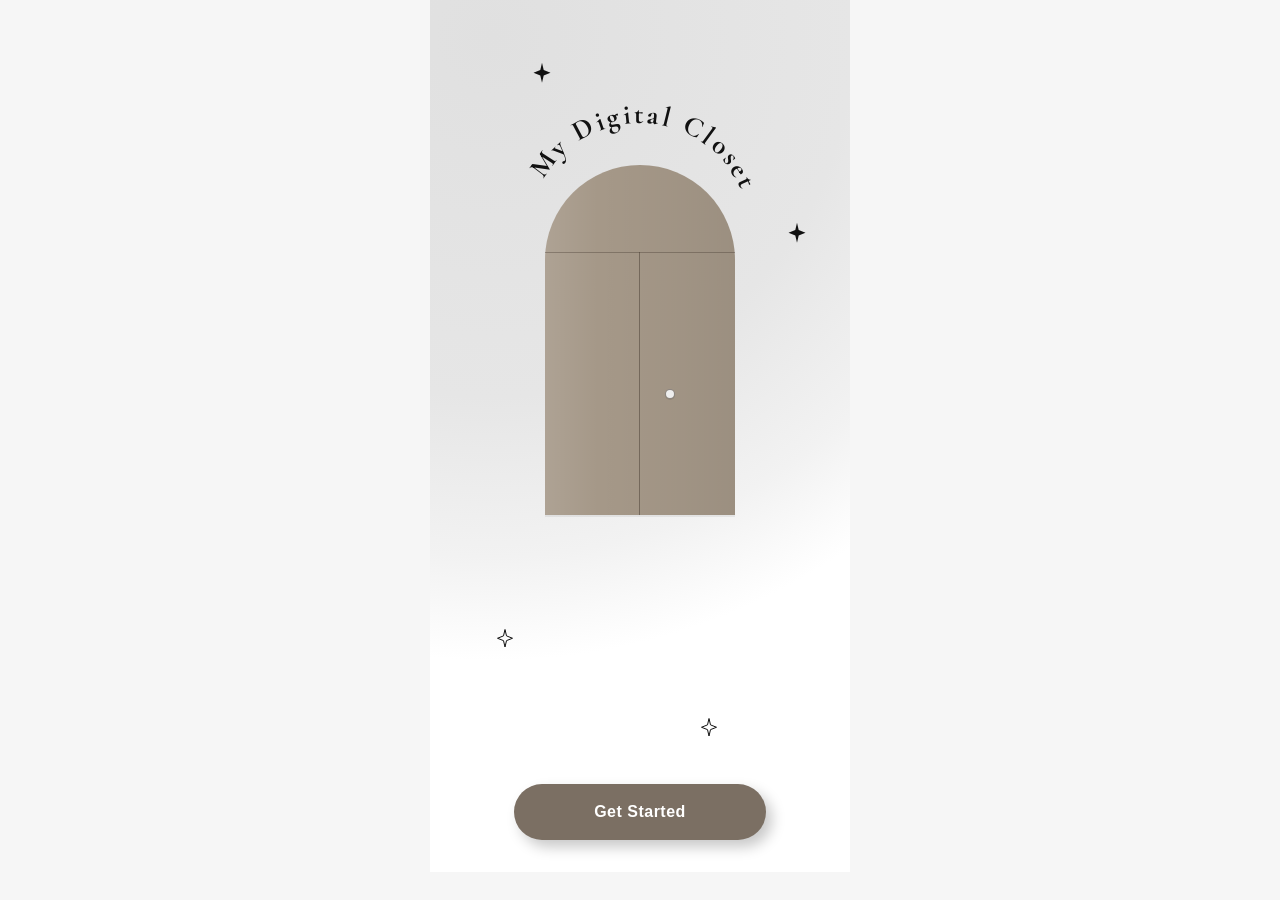
<file: p1.html>
<!DOCTYPE html>
<html lang="zh-Hant">
<head>
  <meta charset="UTF-8" />
  <meta name="viewport" content="width=device-width, initial-scale=1.0" />
  <title>首頁</title>

  <!-- ⭐ 藝術字體（弧形標題用） -->
  <link href="https://fonts.googleapis.com/css2?family=Cormorant+Garamond:wght@500;600;700&display=swap" rel="stylesheet">

  <!-- ✅ 共用設計系統（跟 P2 / P3 一樣） -->
  <link rel="stylesheet" href="style.css" />
  <!-- ✅ P1 專屬樣式 -->
  <link rel="stylesheet" href="p1.css" />
</head>

<body>
  <!-- ✅ 跟 P2 / P3 完全一致的外層 -->
  <main class="container p1">

    <!-- 上半部視覺區 -->
    <header class="hero hero-full p1-hero" aria-label="首頁視覺">

      <!-- 裝飾弧線（保留結構，實際是否顯示由 CSS 控制） -->
      <svg
        class="p1-arc"
        viewBox="0 0 375 220"
        preserveAspectRatio="none"
        aria-hidden="true"
      >
        <path
          class="arc-brown"
          d="M-60,220 C40,170 130,130 220,110 C320,85 380,95 460,60"
        />
        <path
          class="arc-black"
          d="M-60,250 C40,200 130,160 220,140 C320,115 380,125 460,90"
        />
      </svg>

      <!-- 裝飾星星（上實心、下空心） -->
      <span class="spark s1 icon" aria-hidden="true">
        <svg viewBox="0 0 24 24" class="icon-svg">
          <path d="M12 2l1.2 5.1L18 9l-4.8 1.9L12 16l-1.2-5.1L6 9l4.8-1.9L12 2z"></path>
        </svg>
      </span>

      <span class="spark s2 icon" aria-hidden="true">
        <svg viewBox="0 0 24 24" class="icon-svg">
          <path d="M12 2l1.2 5.1L18 9l-4.8 1.9L12 16l-1.2-5.1L6 9l4.8-1.9L12 2z"></path>
        </svg>
      </span>

      <span class="spark s3 icon hollow" aria-hidden="true">
        <svg viewBox="0 0 24 24" class="icon-svg">
          <path d="M12 2l1.2 5.1L18 9l-4.8 1.9L12 16l-1.2-5.1L6 9l4.8-1.9L12 2z"></path>
        </svg>
      </span>

      <span class="spark s4 icon hollow" aria-hidden="true">
        <svg viewBox="0 0 24 24" class="icon-svg">
          <path d="M12 2l1.2 5.1L18 9l-4.8 1.9L12 16l-1.2-5.1L6 9l4.8-1.9L12 2z"></path>
        </svg>
      </span>

      <!-- 衣櫃插畫 -->
      <div class="wardrobe" aria-hidden="true">
        <div class="wardrobe-inner">
          <span class="door-line"></span>
          <span class="knob"></span>
        </div>
      </div>

      <!-- ⭐ 弧形標題：藝術字體版本 -->
      <svg class="p1-curve-title" viewBox="0 0 260 160" aria-hidden="true">
        <defs>
          <path id="p1TitleArc" d="M 20 120 A 110 110 0 0 1 240 120" />
        </defs>

        <text class="p1-curve-text">
          <textPath href="#p1TitleArc" startOffset="52%" text-anchor="middle">
            My Digital Closet
          </textPath>
        </text>
      </svg>

    </header>

    <!-- 下半部白底區 -->
    <section class="p1-surface" aria-label="開始操作">
      <a class="p1-btn" href="./p2.html">Get Started</a>
    </section>

  </main>
</body>
</html>
</file>
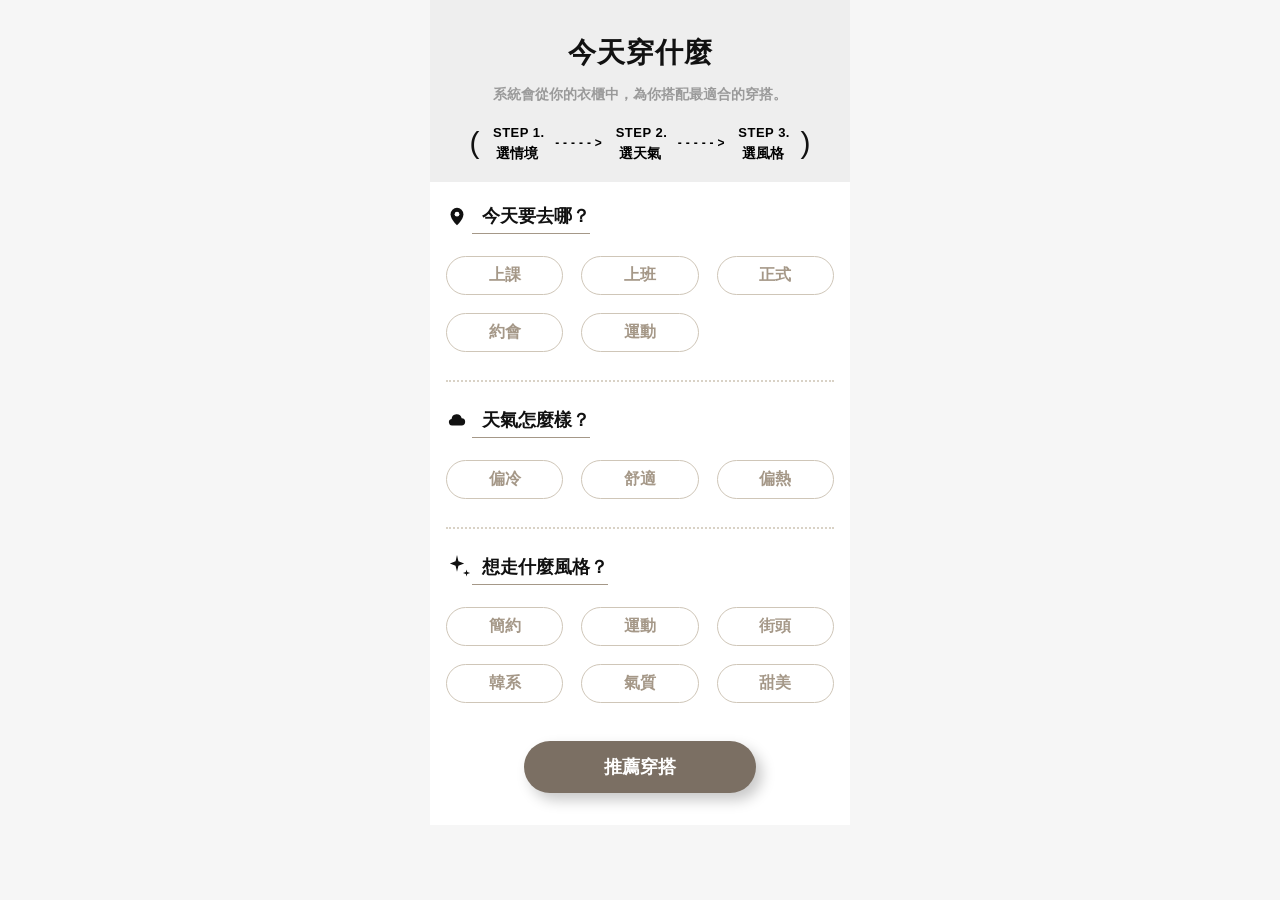
<file: p2.html>
<!DOCTYPE html>
<html lang="zh-Hant">
<head>
  <meta charset="UTF-8" />
  <meta name="viewport" content="width=device-width, initial-scale=1.0" />
  <title>P2 穿搭推薦輸入</title>
  <link rel="stylesheet" href="style.css" />
</head>

  <main class="container">

    <!-- Header（灰底區） -->
    <header class="hero">
      <h1 class="hero-title">今天穿什麼</h1>
      <p class="hero-subtitle">
        系統會從你的衣櫃中，為你搭配最適合的穿搭。
      </p>

      <div class="step-wrapper" aria-label="步驟提示">
        <span class="bracket left">(</span>

        <div class="steps">
          <div class="step-item">
            <span class="step-num">STEP 1.</span>
            <span class="step-text">選情境</span>
          </div>

          <div class="step-arrow">- - - - - &gt;</div>

          <div class="step-item">
            <span class="step-num">STEP 2.</span>
            <span class="step-text">選天氣</span>
          </div>

          <div class="step-arrow">- - - - - &gt;</div>

          <div class="step-item">
            <span class="step-num">STEP 3.</span>
            <span class="step-text">選風格</span>
          </div>
        </div>

        <span class="bracket right">)</span>
      </div>
    </header>

    <!-- 下方整片白底（選項區） -->
    <div class="options-wrap">

      <!-- 區塊 1：情境 -->
      <section class="card" data-group="scene">
        <h2 class="card-title">
          <span class="icon" aria-hidden="true">
            <svg viewBox="0 0 24 24" class="icon-svg">
              <path d="M12 22s7-6.2 7-12a7 7 0 1 0-14 0c0 5.8 7 12 7 12z" fill="none"/>
              <circle cx="12" cy="10" r="2.6" fill="none"/>
            </svg>
          </span>
          今天要去哪？
        </h2>

        <div class="chips">
          <button class="chip" type="button" data-value="上課">上課</button>
          <button class="chip" type="button" data-value="上班">上班</button>
          <button class="chip" type="button" data-value="正式">正式</button>
          <button class="chip" type="button" data-value="約會">約會</button>
          <button class="chip" type="button" data-value="運動">運動</button>
        </div>

        <hr class="divider" />
      </section>

      <!-- 區塊 2：天氣 -->
      <section class="card" data-group="temp">
        <h2 class="card-title">
          <span class="icon" aria-hidden="true">
            <svg viewBox="0 0 24 24" class="icon-svg">
              <path d="M7.5 18h9.2a4 4 0 0 0 .4-8 5.6 5.6 0 0 0-11 .9A3.4 3.4 0 0 0 7.5 18z" fill="none"/>
            </svg>
          </span>
          天氣怎麼樣？
        </h2>

        <div class="chips">
          <button class="chip" type="button" data-value="偏冷">偏冷</button>
          <button class="chip" type="button" data-value="舒適">舒適</button>
          <button class="chip" type="button" data-value="偏熱">偏熱</button>
        </div>

        <hr class="divider" />
      </section>

      <!-- 區塊 3：風格 -->
      <section class="card" data-group="style">
        <h2 class="card-title">
          <span class="icon" aria-hidden="true">
            <svg viewBox="0 0 24 24" class="icon-svg">
              <path d="M12 2l1.2 5.1L18 9l-4.8 1.9L12 16l-1.2-5.1L6 9l4.8-1.9L12 2z" fill="none"/>
              <path d="M20 14l.6 2.2L23 17l-2.4.8L20 20l-.6-2.2L17 17l2.4-.8L20 14z" fill="none"/>
            </svg>
          </span>
          想走什麼風格？
        </h2>

        <div class="chips">
          <button class="chip" type="button" data-value="簡約">簡約</button>
          <button class="chip" type="button" data-value="運動">運動</button>
          <button class="chip" type="button" data-value="街頭">街頭</button>
          <button class="chip" type="button" data-value="韓系">韓系</button>
          <button class="chip" type="button" data-value="氣質">氣質</button>
          <button class="chip" type="button" data-value="甜美">甜美</button>
        </div>
      </section>

      <!-- 主按鈕 -->
      <button class="submit" type="button" id="goResult">
        推薦穿搭
      </button>

    </div>

  </main>

  <script src="app.js"></script>
</body>
</html>
</file>
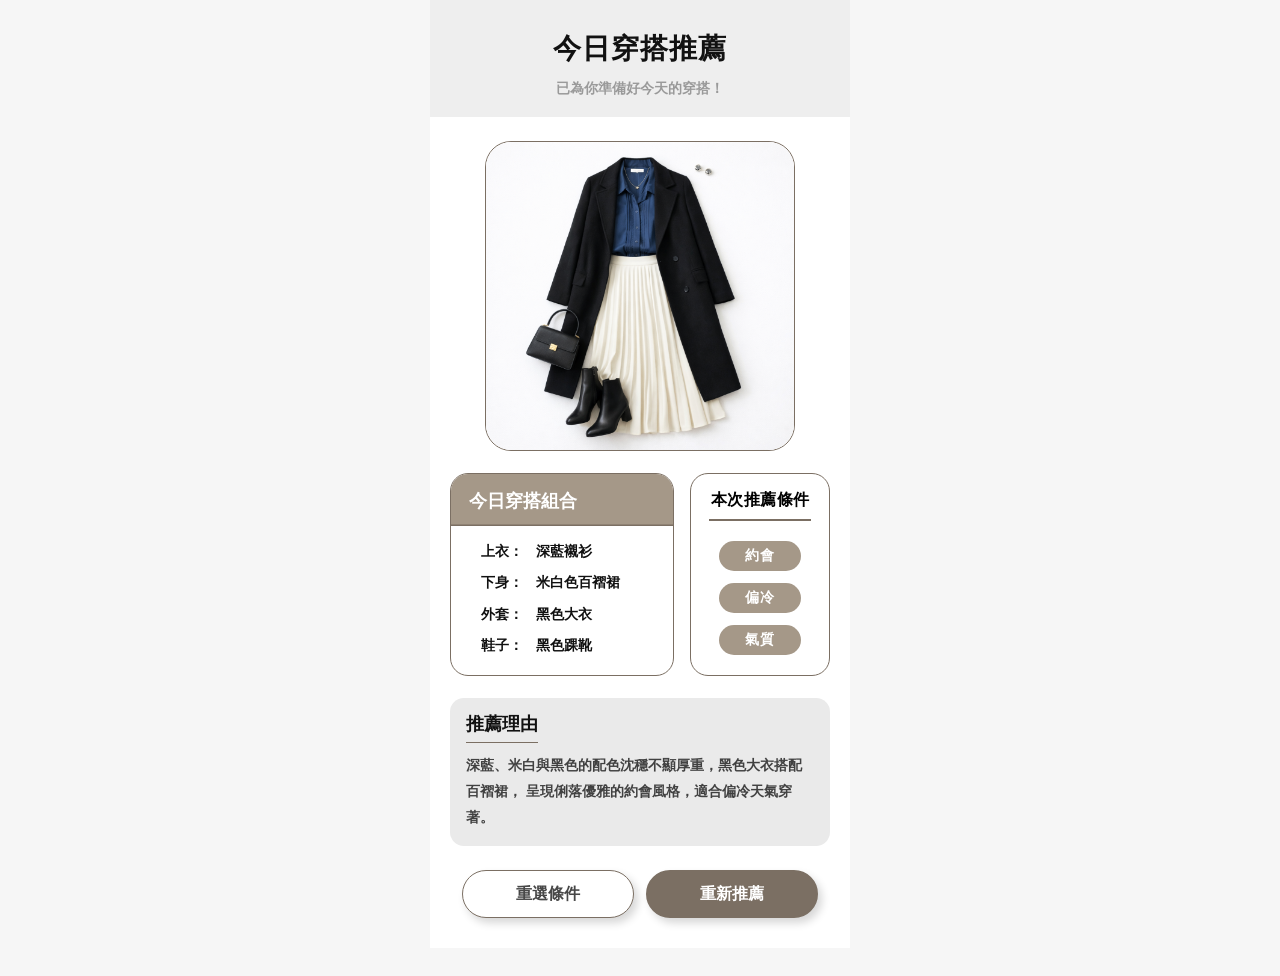
<file: p3.html>
<!DOCTYPE html>
<html lang="zh-Hant">
<head>
  <meta charset="UTF-8" />
  <meta name="viewport" content="width=device-width, initial-scale=1.0" />
  <title>今日穿搭推薦</title>

  <!-- 共用設計系統（P2 的 style.css） -->
  <link rel="stylesheet" href="style.css" />
  <!-- P3 專屬 -->
  <link rel="stylesheet" href="p3.css" />
</head>

<body>
  <main class="container p3">

    <!-- 灰底 Header（同寬） -->
    <header class="hero hero-full">
      <h1 class="hero-title">今日穿搭推薦</h1>
      <p class="hero-subtitle">已為你準備好今天的穿搭！</p>
    </header>

    <!-- 白底內容區（同寬、切齊） -->
    <section class="surface">

      <!-- 主圖（已生成圖片先展示） -->
      <section class="outfit-hero" aria-label="今日穿搭主圖">
        <div class="outfit-frame">
          <img
            class="outfit-image"
            id="resultImage"
            src="images/result_01.png"
            alt="今日推薦穿搭"
          />
        </div>
      </section>

      <!-- 兩欄卡片：左「組合」右「條件」 -->
      <section class="info-row" aria-label="穿搭資訊">

        <!-- 左卡：今日穿搭組合 -->
        <section class="card" aria-label="今日穿搭組合">
          <div class="card-header">今日穿搭組合</div>

          <!-- ✅ 組合內容容器：後續由推薦邏輯自動生成/替換 -->
          <div class="card-body" id="outfitItems">
            <div class="item-line"><span class="k">上衣：</span><span class="v">深藍襯衫</span></div>
            <div class="item-line"><span class="k">下身：</span><span class="v">米白色百褶裙</span></div>
            <div class="item-line"><span class="k">外套：</span><span class="v">黑色大衣</span></div>
            <div class="item-line"><span class="k">鞋子：</span><span class="v">黑色踝靴</span></div>
          </div>
        </section>

        <!-- 右卡：本次推薦條件（純文字標題 + 細線；chips 展示用不可點） -->
        <section class="card" aria-label="本次推薦條件">
          <div class="card-header center">本次推薦條件</div>

          <div class="card-body">
            <!-- ✅ 條件 chips 容器：後續由推薦邏輯替換 -->
            <div class="chip-stack" id="conditionChips" aria-label="推薦條件標籤">
              <span class="chip chip-solid">約會</span>
              <span class="chip chip-solid">偏冷</span>
              <span class="chip chip-solid">氣質</span>
            </div>
          </div>
        </section>

      </section>

      <!-- 推薦理由 -->
      <section class="reason" aria-label="推薦理由">
        <h2 class="reason-title" id="reasonTitle">推薦理由</h2>
        <p class="reason-text" id="reasonText">
          深藍、米白與黑色的配色沈穩不顯厚重，黑色大衣搭配百褶裙，
          呈現俐落優雅的約會風格，適合偏冷天氣穿著。
        </p>
      </section>

      <!-- 底部按鈕 -->
      <section class="actions" aria-label="操作按鈕">
        <!-- 左：回 P2 重選條件 -->
        <button type="button" class="btn btn-ghost" id="btnPickAgain">
          重選條件
        </button>
      
        <!-- 右：在 P3 重新推薦 -->
        <button type="button" class="btn btn-primary" id="btnReRecommend">
          重新推薦
        </button>
      </section>

    </section>

  </main>

  <script src="app.js"></script>

</body>
</html>
</file>
<file: style.css>
:root {
  --bg: #f6f6f6;
  --hero: #eeeeee;
  --card: #ffffff;

  --text: #111111;
  --muted: #9a9a9a;

  --border: #e6e6e6;
  --line: #d9d2c6;

  --chipBorder: #cfc6b8;
  --chipText: #A59888;
  --chipActiveBg: #A59888;
  --chipActiveText: #ffffff;

  --primary: #7b6f63;
  --primaryText: #ffffff;
}

* { box-sizing: border-box; }

body {
  margin: 0;
  font-family: -apple-system, BlinkMacSystemFont, "Segoe UI", "Noto Sans TC", sans-serif;
  background: var(--bg);
  color: var(--text);
}

.container {
  max-width: 420px;
  margin: 0 auto;
  padding: 0 16px 28px;
}

/* Header */
.hero {
  background: var(--hero);
  padding: 22px 16px 18px;
  margin: 0 -16px; /* 讓灰底貼齊左右 */
  text-align: center;
}

.hero-title {
  font-size: 28px;
  margin: 12px 0 12px;
  letter-spacing: 1px;
}

.hero-subtitle {
  margin: 0 auto 18px;
  color: var(--muted);
  font-size: 14px;
  line-height: 1.5;
  max-width: 320px;
  font-weight: 600;
}

/*（舊 steps 版本保留不刪，但實際用的是下面 step-wrapper 那組）*/
.steps {
  display: flex;
  align-items: center;
  justify-content: center;
  gap: 8px;
  font-size: 12px;
  color: var(--text);
}

.step b { margin-left: 4px; font-weight: 700; }
.dots { color: #8f8f8f; letter-spacing: 2px; }

/* ✅ 選項區塊：改成「無卡片感 + 虛線分隔 + 寬度貼齊」 */
.card {
  background: transparent;
  border: none;
  border-radius: 0;

  padding: 8px 16px 18px;
  margin: 0 -16px;              /* ⭐ 跟 hero 一樣貼齊左右 */
}

.card-title {
  display: inline-flex;               /* ⭐ 關鍵：寬度只包文字 */
  align-items: center;
  gap: 8px;
  font-size: 18px;
  font-weight: 800;
  margin: 0 0 12px;
  position: relative;
}

/* 只畫「文字寬度」的線 */
.card-title::after {
  content: "";
  position: absolute;
  left: 26px;                  /* ⭐ icon 寬度（約 18px）+ gap */
  bottom: -6px;

  width: calc(100% - 26px);    /* ⭐ 扣掉 icon，只剩文字寬 */
  height: 1px;                 /* 細線＝設計線 */
  background-color: #A59888;
}

.icon { font-size: 18px; }

/* ✅ 虛線分隔（像設計稿那條） */
.divider {
  border: none;
  border-top: 2px dotted var(--line);
  margin: 28px 0 0;
}

/* ✅ Chips：三個一行＋細長膠囊 */
.chips {
  display: grid;
  grid-template-columns: repeat(3, 1fr);
  gap: 18px;
  margin-top: 16px;         /* ⭐ 小標與選項拉開，但不靠 title 撐高 */
}

.chip {
  width: 100%;
  border: 1.5px solid var(--chipBorder);
  background: #fff;
  color: var(--chipText);

  padding: 8px 0;              /* ⭐ 變細長，不要胖 */
  border-radius: 999px;
  font-size: 16px;              /* 設計稿偏大 */
  font-weight: 700;

  cursor: pointer;
  transition: transform 0.06s ease;
}

.chip:active { transform: scale(0.98); }

/* ✅ chip 選取：保留你原本定稿的咖啡底白字 */
.chip.active {
  background: var(--chipActiveBg);
  color: var(--chipActiveText);
  border-color: var(--chipActiveBg);
}

/* 外層 a：保留（但你現在已拿掉 a，也不會影響） */
.submit-link{
  text-decoration: none;
  display: block;
  width: 60%;
  margin: 20px auto 0;
  -webkit-tap-highlight-color: transparent;
}

/* 咖啡色按鈕本體 */
.submit{
  /* ✅ 你已經把 <a> 拿掉，所以「置中寬度」改由按鈕自己負責 */
  width: 60%;
  margin: 20px auto 0;
  display: block;

  padding: 14px 0;
  border: none;
  border-radius: 999px;
  background: var(--primary);
  color: var(--primaryText);
  font-size: 18px;
  font-weight: 800;
  cursor: pointer;

  /* 初始：右下陰影（實，不霧） */
  box-shadow: 6px 7px 14px rgba(0, 0, 0, 0.22);

  transition:
    transform 0.12s ease,
    box-shadow 0.12s ease;
}

/* ✅ hover / active：改成針對按鈕本體（不再依賴 submit-link） */
.submit:hover{
  transform: translate(2px, 2px);
  box-shadow: 3px 4px 8px rgba(0, 0, 0, 0.18);
}

/* active：維持 hover 狀態，不再下移 */
.submit:active{
  transform: translate(2px, 2px);
  box-shadow: 3px 4px 8px rgba(0, 0, 0, 0.18);
}

/* Step 區塊（P2 Header） */
.step-wrapper {
  display: flex;
  align-items: center;
  justify-content: center;
  margin-top: 10px;
}

.bracket {
  font-size: 30px;
  font-weight: 500;
  line-height: 1;
  margin: 0px;
}

.steps {
  display: flex;
  align-items: center;
  gap: 10px;
  padding: 0 12px;   /* 空間加在這裡 */
  flex-wrap: nowrap;       /* ✅ 強制同一行 */
}

.step-item {
  display: flex;
  flex-direction: column;
  align-items: center;
  line-height: 1.5;
  color: #000;
  font-weight: 700;
}

.step-num {
  font-size: 13px;
  letter-spacing: 0.5px;
  font-weight: 700;
  display: inline-block;
  transform: translateX(1.5px);
  white-space: nowrap;     /* ✅ 防止 STEP 1. 被拆行 */
  word-break: keep-all;    /* ✅ 中文/英數不要亂斷 */
}

.step-text {
  font-size: 14px;
  font-weight: 700;
}

.step-arrow {
  font-size: 12px;
  font-weight: 700;             /* ⭐ 你要的「虛線＋箭頭加粗」 */
  letter-spacing: 0.3px;
  color: #000;
  margin: 0 2px;
  white-space: nowrap;     /* ✅ 箭頭那串不要掉行 */
  flex: 0 0 auto;          /* ✅ 不要被擠到換行 */
}


.options-wrap{
  background: #fff;
  margin: 0 -16px;        /* 跟 hero 灰底切齊左右 */
  padding: 14px 16px 32px;
}

/* ✅ SVG Icon：填色填滿（咖啡色） */
.icon{
  display: inline-flex;
  align-items: center;
  justify-content: center;
  width: 22px;
  height: 22px;
  margin-right: 6px;   /* icon 跟文字距離 */
  color: #111111;      /* 用 currentColor 控制填色 */
}

.icon-svg{
  width: 100%;
  height: 100%;
  display: block;
}

/* 預設：全部填滿 */
.icon-svg path,
.icon-svg circle{
  fill: currentColor !important;
  stroke: none !important; /* 覆蓋掉原本 stroke 風格 */
}

/* 📍 scene：想保留「中間洞洞」就把圓形挖空（填白） */
.card[data-group="scene"] .icon-svg circle{
  fill: #ffffff !important;
}

/* ⭐ 只放大「風格」的星星，不影響文字位置 */
.card[data-group="style"] .icon-svg{
  transform: scale(1.3);     /* ⭐ 放大星星本體 */
  transform-origin: center;
  stroke: #111111;           /* ⭐ 黑色 */
}
</file>
<file: p1.css>
/* =========================
   P1 專屬（依賴 style.css）
   線稿版：弧線斜向、衣櫃更長、底部直角、頁面滿版高度
   ========================= */

   .p1{
    --wardrobe: #A59888;
  }
  
  /* ✅ 讓整頁高度吃滿手機視窗（避免變超長） */
  .p1{
    min-height: 100svh;
    display: flex;
    flex-direction: column;
  }
  
  /* ✅ 上半部視覺區：用 flex 撐滿剩餘高度（不要 calc 100vh） */
  .p1 .p1-hero{
    background: #fff;
    padding: 0;
    position: relative;
    overflow: hidden;
    text-align: center;
    flex: 1 1 auto;
    height: auto;
    min-height: 0;
  }
  
  /* ✅ 弧形灰色漸層色塊（維持你現在的弧形） */
  .p1 .p1-hero::before{
    content:"";
    position:absolute;
    inset: 0;
    z-index: 1;
    pointer-events:none;
  
    background:
      radial-gradient(
        circle at 15% 5%,
        #e0e0e0 0%,
        #e6e6e6 45%,
        #f2f2f2 65%,
        rgba(255,255,255,0) 78%
      );
  }
  
  /* =========================
     P1 弧形標題：My Digital Closet（套藝術字體）
     ========================= */
  .p1 .p1-curve-title{
    position: absolute;
    left: 50%;
    top: 113px;
    transform: translateX(-50%);
    width: 260px;
    height: 160px;
    z-index: 5;
    pointer-events: none;
    overflow: visible; /* ✅ 不裁切 SVG 文字 */
  }
  
  .p1 .p1-curve-text{
    fill: #111;
    font-family: "Cormorant Garamond", serif;
    font-weight: 900;
    font-size: 28px;
    letter-spacing: 3px;
  }
  
  /* =========================
     ⭐ 星星（保留你的設定）
     ========================= */
  
  /* 關掉十字星 pseudo element */
  .p1 .spark::before,
  .p1 .spark::after{
    content: none !important;
  }
  
  /* 用 P2 同款 icon 系統 */
  .p1 .spark.icon{
    position:absolute;
    display:inline-flex;
    align-items:center;
    justify-content:center;
  
    width:30px;
    height:30px;
    color:#111111;
    z-index:3;
  }

  /* 黑色實心星星（s1、s2）：放大一點 */
.p1 .spark.icon:not(.hollow){
    width: 34px;
    height: 34px;
  }
  
  /* 空心星星（s3、s4）：維持原本大小 */
  .p1 .spark.icon.hollow{
    width: 30px;
    height: 30px;
  }
  
  
  .p1 .spark.icon .icon-svg{
    width:100%;
    height:100%;
    display:block;
  }
  
  /* 預設：實心（s1、s2） */
  .p1 .spark.icon .icon-svg path{
    fill: currentColor !important;
    stroke: none !important;
  }
  
  /* 空心（s3、s4） */
  .p1 .spark.icon.hollow .icon-svg path{
    fill: none !important;
    stroke: currentColor !important;
    stroke-width: 0.8;
    stroke-linejoin: round;
  }
  
  /* 位置：完全沿用你原本調好的 */
  .p1 .s1{ top: 60px; left: 95px; }
  .p1 .s2{ top: 220px; right: 30px; }
  .p1 .s3{ bottom: 95px; left: 60px; }
  .p1 .s4{ bottom: 6px; right: 120px; }
  
  /* =========================
     衣櫃（插畫感最終版）
     - 左右漸層
     - 上半拱頂＋下半門用同一張貼皮（自然接合）
     ========================= */
  
  .p1 .wardrobe{
    position:absolute;
    left:50%;
    top: 340px;
    transform:translate(-50%, -50%);
    width: 190px;
    height: 350px;
    z-index: 4;
  
    /* 像貼在頁面上的一點點感覺 */
    filter: drop-shadow(0 2px 0 rgba(0,0,0,0.06));
  }
  
  /* 上半拱頂 */
  .p1 .wardrobe::before{
    content:"";
    position:absolute;
    left:0;
    top:0;
    width:100%;
    height:130px;
  
    background:
      linear-gradient(90deg,
        rgba(255,255,255,0.10) 0%,
        rgba(255,255,255,0.00) 28%,
        rgba(0,0,0,0.03) 72%,
        rgba(0,0,0,0.06) 100%
      ),
      var(--wardrobe);
  
    background-size: 100% 350px;
    background-position: 0 0;
  
    border-radius:999px 999px 0 0;
  }
  
  /* 水平分界線（淡） */
  .p1 .wardrobe::after{
    content:"";
    position:absolute;
    left:0;
    top:87px;
    width:100%;
    height:1px;
    background: rgba(60, 50, 40, 0.35);
  }
  
  /* 下半門 */
  .p1 .wardrobe-inner{
    position:absolute;
    left:0;
    top:122px;
    width:100%;
    height:228px;
  
    background:
      linear-gradient(90deg,
        rgba(255,255,255,0.10) 0%,
        rgba(255,255,255,0.00) 28%,
        rgba(0,0,0,0.03) 72%,
        rgba(0,0,0,0.06) 100%
      ),
      var(--wardrobe);
  
    background-size: 100% 350px;
    background-position: 0 -122px;
  
    border-radius: 0;
  }
  
  /* 中間門縫線 */
  .p1 .door-line{
    position:absolute;
    top:-35px;
    bottom:0px;
    left:50%;
    width:1.2px;
    background: rgba(60, 50, 40, 0.45);
    transform: translateX(-1px);
  }
  
  /* 門把 */
  .p1 .knob{
    position:absolute;
    top: 102px;
    left: calc(40% + 44px);
    width:10px;
    height:10px;
  
    border: 1.2px solid rgba(60, 50, 40, 0.55);
    border-radius:50%;
    background:#eeeeee;
    box-shadow: 0 1px 0 rgba(0,0,0,0.10);
  }
  
  /* =========================
     下半按鈕區
     ========================= */
  .p1 .p1-surface{
    background:#fff;
    margin: 0 -16px;
    height: 120px;
    flex: 0 0 120px;
    display:flex;
    align-items:center;
    justify-content:center;
  }
  
  /* 按鈕（套用 P2 同款陰影與 hover 位移） */
  .p1 .p1-btn{
    width: 60%;
    max-width: 280px;
    height: 56px;
    border-radius: 999px;
    background: #7b6f63;
    color: #fff;
    text-decoration:none;
  
    display:flex;
    align-items:center;
    justify-content:center;
  
    font-size: 16px;
    font-weight: 800;
    letter-spacing: .5px;
  
    box-shadow: 6px 7px 14px rgba(0, 0, 0, 0.22);
  
    transition:
      transform 0.12s ease,
      box-shadow 0.12s ease;
  }
  
  .p1 .p1-btn:hover{
    transform: translate(2px, 2px);
    box-shadow: 3px 4px 8px rgba(0, 0, 0, 0.18);
  }
  
  .p1 .p1-btn:active{
    transform: translate(2px, 2px);
    box-shadow: 3px 4px 8px rgba(0, 0, 0, 0.18);
  }
</file>
<file: p3.css>
/* =========================
   P3 專屬樣式（穩定版 v3・整理版）
   目標：對齊設計稿、避免爆開、避免重疊、左右卡等高
   桌機正版：info-row = 1.6fr / 1fr + gap 16
   ========================= */

/* fallback：不依賴 style.css 也能正常顯示 */
:root{
  --brand: var(--primary, #A59888);
  --line: #7b6f63;
  --gray: #EAEAEA;
}

/* page */
.p3{ padding-top: 0; }

/* =========================
   Header 灰底（同寬）
   ========================= */
.hero-full{
  background: #eeeeee;
  border-radius: 0;
  padding: 30px 16px 18px;

  display: flex;
  flex-direction: column;
  align-items: center;
}

.hero-full .hero-title{
  margin: 0 0 10px;
  font-size: 28px;
  font-weight: 900;
}

.hero-full .hero-subtitle{
  margin: 0;
  font-size: 14px;
  font-weight: 700;
  color: var(--muted);
  text-align: center;
  width: 100%;
}

/* =========================
   白底內容區：同寬切齊
   ========================= */
.surface{
  background: #fff;
  margin-left: -16px;
  margin-right: -16px;
  padding: 18px 16px 22px;
}

/* =========================
   主圖區
   ========================= */
.outfit-hero{
  border: 1.5px solid var(--line);
  border-radius: 26px;
  padding: 0;
  background: #fff;

  width: 80%;
  margin: 6px auto 22px;
}

.outfit-frame{
  position: relative;
  width: 100%;
  border-radius: 26px;
  overflow: hidden;
  background: #fff;
}

.outfit-frame::before{
  content: "";
  display: block;
  padding-top: 100%;
}

.outfit-image{
  position: absolute;
  inset: 0;
  width: 100%;
  height: 100%;
  display: block;
  object-fit: contain;
}

/* =========================
   下方兩卡（組合 / 條件）
   桌機正版：1.6fr / 1fr + gap 16
   ========================= */
.info-row{
  display: grid;
  grid-template-columns: 1.6fr 1fr;
  gap: 16px;

  width: 98%;
  margin: 0 auto 22px;
  align-items: stretch; /* 同列等高 */
}

/* =========================
   卡片共用
   ========================= */
.card{
  min-width: 0;
  box-sizing: border-box;
  background: #fff;
  border: 1.5px solid var(--line);
  border-radius: 18px;
  overflow: hidden;

  position: relative;
  transform: none;
  margin: 0;
  z-index: 0;

  display: flex;
  flex-direction: column;
}

.card-header{
  background: transparent;
  color: #000;
  padding: 8px 14px 0;
  margin: 0;
  font-size: 18px;
  font-weight: 900;
  line-height: 1.3;
}

.card-header.center{ text-align: center; }

.card-body{
  padding: 12px 14px 14px;
  flex: 0;            /* ✅ 不撐高（避免卡片變長） */
  min-height: auto;
}

/* =========================
   左卡：標題條（absolute）＋內容區讓位
   ========================= */
.p3 .info-row > .card:nth-child(1){
  position: relative;
}

.p3 .info-row > .card:nth-child(1) .card-header{
  position: absolute;
  top: 0; left: 0; right: 0;
  background: #A59888;
  color: #fff;
  font-size: 18px;
  font-weight: 900;
  line-height: 1.1;
  padding: 18px 18px 14px;
  box-shadow: inset 0 -1.5px 0 var(--line);
}

.p3 .info-row > .card:nth-child(1) .card-body{
  padding-top: 58px;   /* 內容落在標題條下方 */
  padding-bottom: 0;   /* 吃回高度，避免整張卡變高 */
}

/* 左卡內容行 */
.item-line{
  display: flex;
  align-items: flex-start;
  gap: 10px;
  font-size: 14px;
  font-weight: 800;
  line-height: 1.65;
}
.item-line + .item-line{ margin-top: 8px; }

.item-line .k{
  flex: 0 0 3.2em;
  white-space: nowrap;
}

.item-line .v{
  flex: 1;
  min-width: 0;
  overflow-wrap: anywhere;
  word-break: keep-all;
}

/* ✅ 外套不用：顯示成叉叉（你想要的） */
.item-line .v.no-coat{
  position: relative;
  color: transparent; /* 隱藏原字 */
}
.item-line .v.no-coat::before{
  content: "✕";
  color: rgba(0,0,0,0.6);
  font-size: 16px;
  font-weight: 900;
}

/* =========================
   右卡：純文字標題 + 細線 + chips 置中直排（展示不可點）
   ========================= */
.p3 .info-row > .card:nth-child(2) .card-header{
  background: transparent;
  color: #000;
  text-align: center;
  padding: 8px 0 10px;
  font-size: 16px;
  font-weight: 900;
  letter-spacing: 0.5px;
  white-space: nowrap;
  overflow: hidden;
  text-overflow: ellipsis;
}

/* 若 HTML 有 header-chip，取消方塊感 */
.p3 .info-row > .card:nth-child(2) .card-header .header-chip{
  background: transparent;
  color: inherit;
  padding: 0;
  border-radius: 0;
  font-size: inherit;
  font-weight: inherit;
  line-height: inherit;
}

/* 細分隔線 */
.p3 .info-row > .card:nth-child(2) .card-header::after{
  content: "";
  display: block;
  width: 96%;
  height: 1.5px;
  margin: 8px auto 0;
  background: #7b6f63;
}

/* 右卡 body：chips 往上貼齊（你目前想要的） */
.p3 .info-row > .card:nth-child(2) .card-body{
  display: flex;
  flex-direction: column;
  align-items: center;
  justify-content: flex-start;
  padding: 10px 14px 2px;
}

.chip-stack{
  display: flex;
  flex-direction: column;
  align-items: center;
  gap: 12px;
  padding-top: 0;
}

/* chips（共用） */
.chip{
  display: inline-flex;
  justify-content: center;
  align-items: center;

  width: 82px;
  height: 30px;
  border-radius: 999px;

  font-weight: 800;
  font-size: 14px;
  letter-spacing: 1px;
}

.chip.chip-solid{
  background: #A59888;
  color: #fff;
  border: none;
}

/* 右卡 chips：展示用（不可點） */
.p3 .info-row > .card:nth-child(2) .chip{
  cursor: default;
  pointer-events: none;
  user-select: none;
}
.p3 .info-row > .card:nth-child(2) .chip:hover,
.p3 .info-row > .card:nth-child(2) .chip:active,
.p3 .info-row > .card:nth-child(2) .chip:focus{
  outline: none;
  filter: none;
  transform: none;
}

/* =========================
   推薦理由
   ========================= */
.reason{
  width: 98%;
  margin: 0 auto 24px;
  background: var(--gray);
  border-radius: 14px;
  padding: 14px 16px 16px;
}

.reason-title{
  display: inline-block;
  margin: 0 0 10px;
  font-size: 18px;
  font-weight: 900;
  padding-bottom: 6px;
  border-bottom: 1.5px solid #7b6f63;
}

.reason-text{
  margin: 0;
  font-size: 14px;
  line-height: 1.85;
  font-weight: 700;
  color: rgba(0,0,0,0.72);
}

/* =========================
   按鈕
   ========================= */
.actions{
  width: 92%;
  margin: 0 auto;
  display: grid;
  grid-template-columns: 1fr 1fr;
  gap: 12px;
  padding-bottom: 8px;
}

.actions .btn{
  height: 48px;
  border-radius: 999px;
  font-weight: 900;
  font-size: 16px;
  pointer-events: auto;
  cursor: pointer;

  box-shadow: 4px 5px 8px rgba(0, 0, 0, 0.16);
  transition: transform 0.12s ease, box-shadow 0.12s ease;
}

.actions .btn:hover{
  transform: translate(2px, 2px);
  box-shadow: 3px 4px 8px rgba(0, 0, 0, 0.13);
}

.actions .btn:active{
  transform: translate(2px, 2px);
  box-shadow: 3px 4px 8px rgba(0, 0, 0, 0.13);
}

.btn-ghost{
  background: #fff;
  border: 1.5px solid var(--line);
  color: rgba(0,0,0,0.72);
}

.actions .btn-primary{
  background: var(--brand);
  border: 2px solid var(--brand);
  color: #fff;
}

/* =========================
   手機：保留你想要的「可再調」版本（唯一一份）
   ========================= */
@media (max-width: 430px){

  /* ✅ 仍然兩欄（之後要調只動這裡） */
  .info-row{
    grid-template-columns: 1.6fr 1fr;
    gap: 16px;
  }

  /* ✅ 右卡標題：單行完整顯示 */
  .p3 .info-row > .card:nth-child(2) .card-header{
    font-size: 14px;
    letter-spacing: 0.2px;
    white-space: nowrap;
    overflow: visible;
    text-overflow: clip;
    line-height: 1.2;
  }

  /* 左卡文字：穩定不擠 */
  .item-line{
    gap: 8px;
    line-height: 1.55;
  }

  .item-line .k{
    flex: 0 0 3em;
  }
}
</file>
